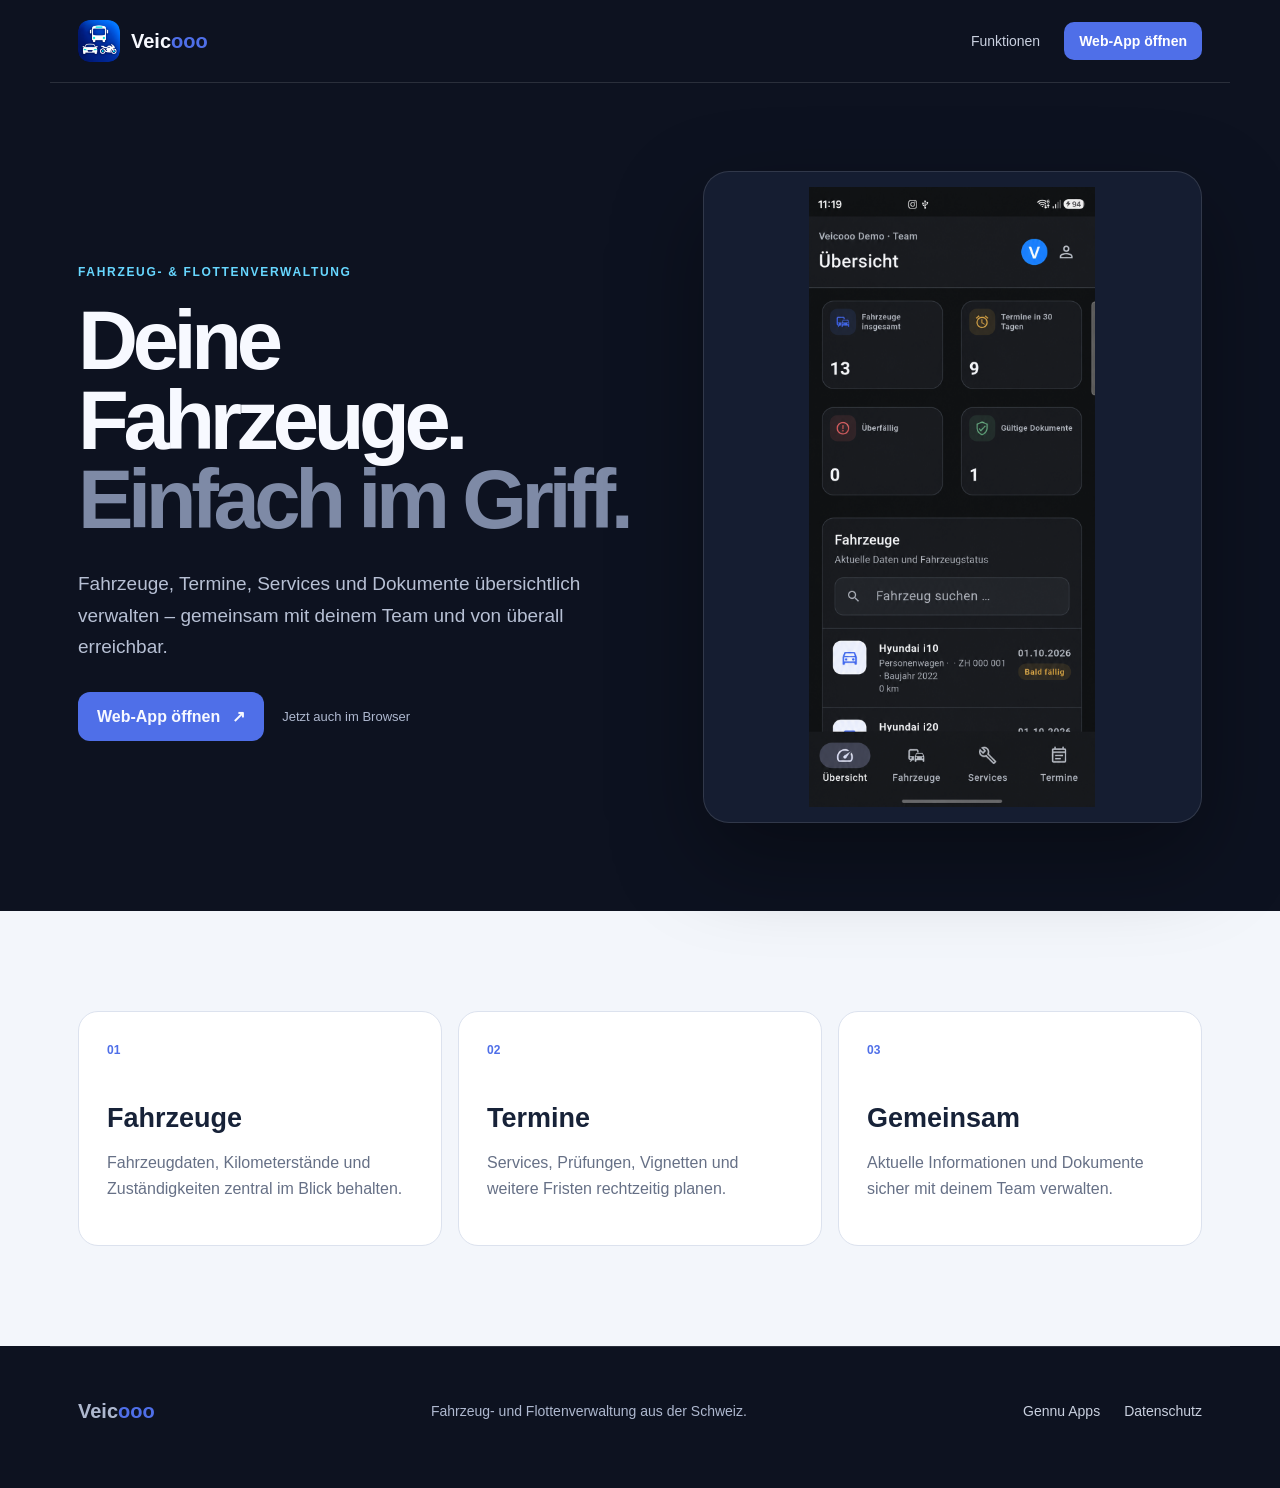
<file: index.html>
<!doctype html>
<html lang="de">
<head>
  <meta charset="utf-8">
  <meta name="viewport" content="width=device-width,initial-scale=1">
  <meta name="description" content="Veicooo – Fahrzeuge, Termine, Services und Dokumente gemeinsam im Team verwalten.">
  <title>Veicooo – Fahrzeuge gemeinsam verwalten</title>
  <link rel="icon" href="assets/icon.png">
  <link rel="stylesheet" href="styles.css">
</head>
<body>
  <header>
    <a class="brand" href="/"><img src="assets/icon.png" alt=""><strong>Veic<span>ooo</span></strong></a>
    <nav><a href="#funktionen">Funktionen</a><a class="nav-button" href="/app/">Web-App öffnen</a></nav>
  </header>
  <main>
    <section class="hero">
      <div class="hero-copy">
        <p class="eyebrow">Fahrzeug- &amp; Flottenverwaltung</p>
        <h1>Deine Fahrzeuge.<br><em>Einfach im Griff.</em></h1>
        <p class="lead">Fahrzeuge, Termine, Services und Dokumente übersichtlich verwalten – gemeinsam mit deinem Team und von überall erreichbar.</p>
        <div class="actions"><a class="primary" href="/app/">Web-App öffnen <span>↗</span></a><span class="available">Jetzt auch im Browser</span></div>
      </div>
      <div class="preview"><img src="assets/preview.png" alt="Veicooo zeigt eine übersichtliche Fahrzeug- und Flottenverwaltung"></div>
    </section>
    <section class="features" id="funktionen">
      <article><span>01</span><h2>Fahrzeuge</h2><p>Fahrzeugdaten, Kilometerstände und Zuständigkeiten zentral im Blick behalten.</p></article>
      <article><span>02</span><h2>Termine</h2><p>Services, Prüfungen, Vignetten und weitere Fristen rechtzeitig planen.</p></article>
      <article><span>03</span><h2>Gemeinsam</h2><p>Aktuelle Informationen und Dokumente sicher mit deinem Team verwalten.</p></article>
    </section>
  </main>
  <footer><a class="brand" href="/"><strong>Veic<span>ooo</span></strong></a><p>Fahrzeug- und Flottenverwaltung aus der Schweiz.</p><div><a href="https://gennuapps.ch">Gennu Apps</a><a href="https://gennuapps.ch/datenschutz/veicooo">Datenschutz</a></div></footer>
</body>
</html>
</file>
<file: styles.css>
:root{--bg:#0d1220;--surface:#151d31;--text:#f7f9ff;--muted:#aab4cc;--blue:#4f6fe8;--cyan:#67d7ff;--line:rgba(255,255,255,.12)}*{box-sizing:border-box}html{scroll-behavior:smooth}body{margin:0;background:var(--bg);color:var(--text);font-family:Arial,Helvetica,sans-serif}a{color:inherit;text-decoration:none}header,footer{max-width:1180px;margin:auto;padding:20px 28px;display:flex;align-items:center;justify-content:space-between}header{border-bottom:1px solid var(--line)}.brand{display:flex;align-items:center;gap:11px;font-size:20px}.brand img{width:42px;height:42px;border-radius:12px}.brand span{color:var(--blue)}nav,footer div{display:flex;align-items:center;gap:24px;color:#c9d0df;font-size:14px}.nav-button{padding:11px 15px;background:var(--blue);color:#fff;border-radius:10px;font-weight:800}.hero{max-width:1180px;min-height:680px;margin:auto;padding:88px 28px;display:grid;grid-template-columns:1fr .9fr;gap:70px;align-items:center}.eyebrow{color:var(--cyan);font-size:12px;font-weight:800;letter-spacing:.14em;text-transform:uppercase}h1{font-size:clamp(50px,6.5vw,86px);line-height:.96;letter-spacing:-.065em;margin:22px 0 28px}h1 em{font-style:normal;color:#7e8aa6}.lead{font-size:19px;line-height:1.65;color:#b7c0d4;max-width:600px}.actions{display:flex;align-items:center;gap:18px;margin-top:30px}.primary{display:inline-flex;align-items:center;gap:12px;padding:15px 19px;background:var(--blue);border-radius:12px;font-weight:800}.available{font-size:13px;color:#aeb8cf}.preview{position:relative;padding:15px;border:1px solid var(--line);border-radius:26px;background:var(--surface);box-shadow:0 35px 90px rgba(0,0,0,.35)}.preview img{width:100%;max-height:620px;object-fit:contain;display:block;border-radius:16px}.features{background:#f3f6fb;color:#172238;padding:100px max(28px,calc((100vw - 1124px)/2));display:grid;grid-template-columns:repeat(3,1fr);gap:16px}.features article{background:white;border:1px solid #dce2ee;border-radius:20px;padding:28px;min-height:220px}.features article>span{color:var(--blue);font-size:12px;font-weight:900}.features h2{font-size:27px;margin:45px 0 10px}.features p{color:#667086;line-height:1.6}footer{padding-top:42px;padding-bottom:55px;border-top:1px solid var(--line);color:#aeb8cf}footer p{font-size:14px}@media(max-width:800px){nav>a:not(.nav-button){display:none}.hero{grid-template-columns:1fr;padding-top:64px;gap:50px}.features{grid-template-columns:1fr}.actions{align-items:flex-start;flex-direction:column}.available{padding-left:3px}footer{align-items:flex-start;flex-direction:column;gap:20px}}
</file>
